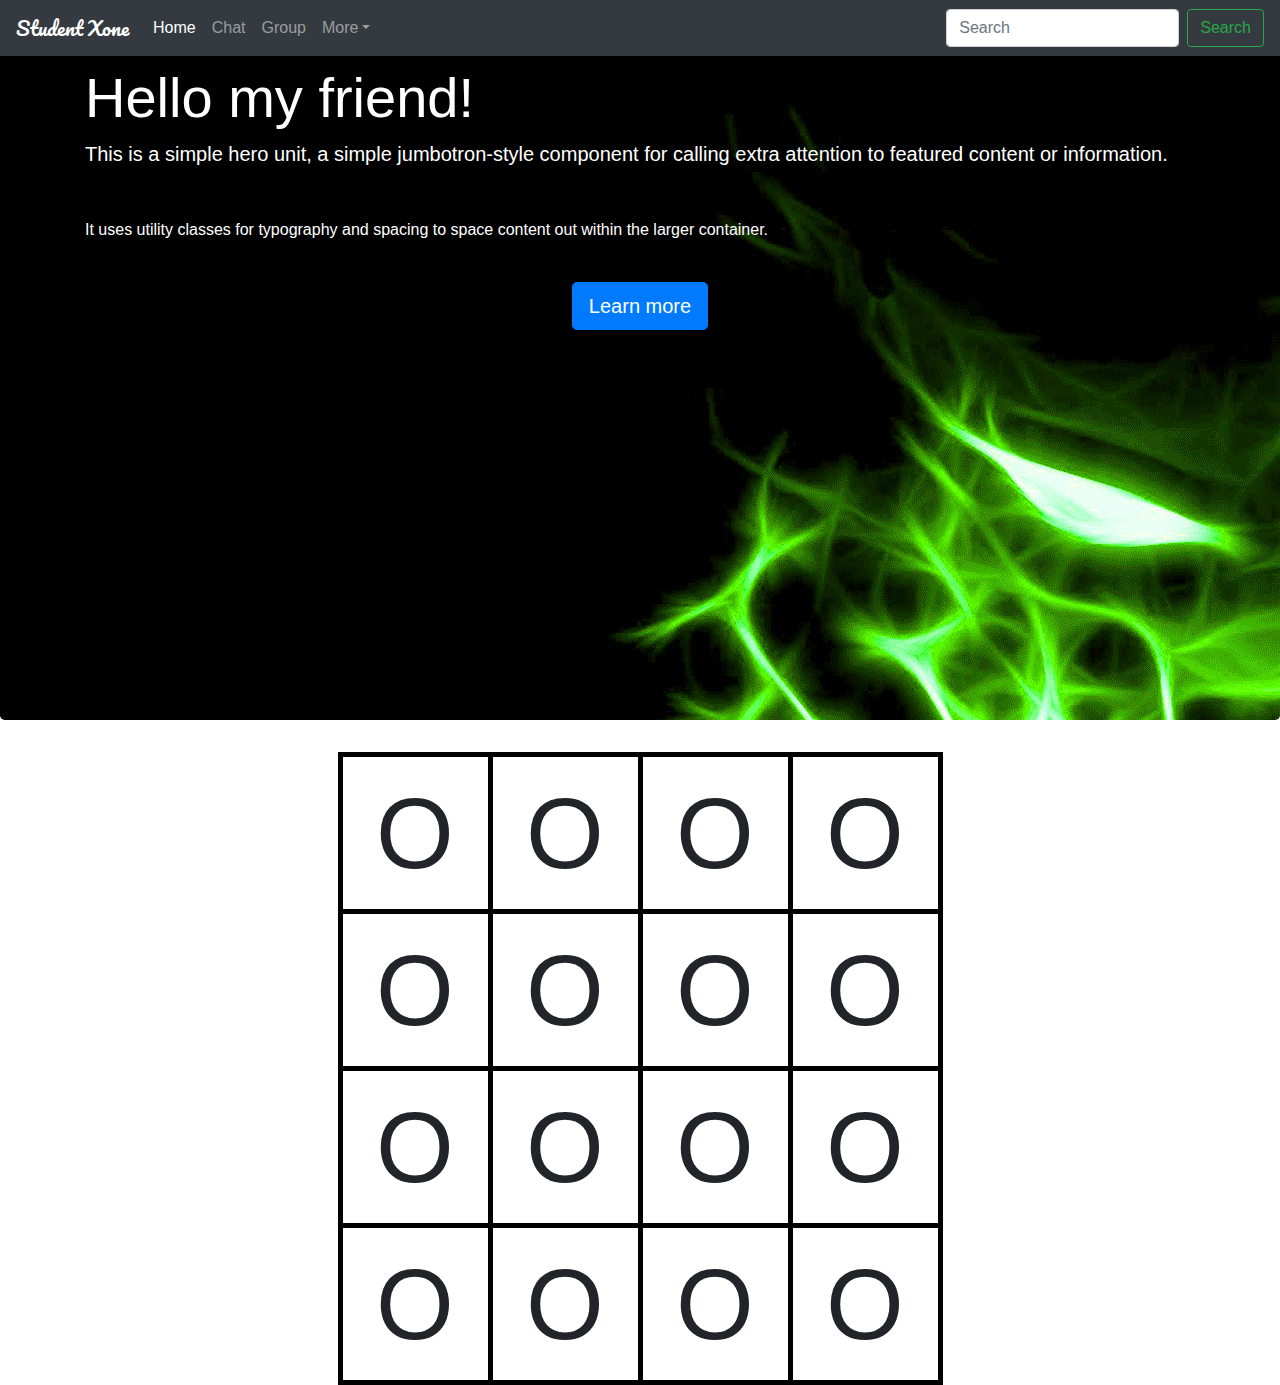
<file: index.html>
<!DOCTYPE html>

<html>

<head>
    <title>Student Zone</title>

    <link rel="stylesheet" href="css/style.css">
    <link rel="stylesheet" href="https://cdn.jsdelivr.net/npm/bootstrap@4.0.0/dist/css/bootstrap.min.css" integrity="sha384-Gn5384xqQ1aoWXA+058RXPxPg6fy4IWvTNh0E263XmFcJlSAwiGgFAW/dAiS6JXm" crossorigin="anonymous">

    <link rel="preconnect" href="https://fonts.googleapis.com">
    <link rel="preconnect" href="https://fonts.gstatic.com" crossorigin>
    <link href="https://fonts.googleapis.com/css2?family=Pacifico&display=swap" rel="stylesheet">

    <script src="https://code.jquery.com/jquery-3.2.1.slim.min.js" integrity="sha384-KJ3o2DKtIkvYIK3UENzmM7KCkRr/rE9/Qpg6aAZGJwFDMVNA/GpGFF93hXpG5KkN" crossorigin="anonymous"></script>
    <script src="https://cdn.jsdelivr.net/npm/popper.js@1.12.9/dist/umd/popper.min.js" integrity="sha384-ApNbgh9B+Y1QKtv3Rn7W3mgPxhU9K/ScQsAP7hUibX39j7fakFPskvXusvfa0b4Q" crossorigin="anonymous"></script>
    <script src="https://cdn.jsdelivr.net/npm/bootstrap@4.0.0/dist/js/bootstrap.min.js" integrity="sha384-JZR6Spejh4U02d8jOt6vLEHfe/JQGiRRSQQxSfFWpi1MquVdAyjUar5+76PVCmYl" crossorigin="anonymous"></script>

</head>

<body>
    <nav class="navbar fixed-top navbar-expand-lg navbar-dark bg-dark">
        <a class="navbar-brand style" href="#">Student Xone</a>
        <button class="navbar-toggler" type="button" data-toggle="collapse" data-target="#navbarSupportedContent" aria-controls="navbarSupportedContent" aria-expanded="false" aria-label="Toggle navigation">
          <span class="navbar-toggler-icon"></span>
        </button>

        <div class="collapse navbar-collapse" id="navbarSupportedContent">
            <ul class="navbar-nav mr-auto">
                <li class="nav-item active">
                    <a class="nav-link" href="#">Home<span class="sr-only">(current)</span></a>
                </li>
                <li class="nav-item">
                    <a class="nav-link" href="#">Chat</a>
                </li>
                <li class="nav-item">
                    <a class="nav-link" href="#">Group</a>
                </li>
                <li class="nav-item dropdown">
                    <a class="nav-link dropdown-toggle" href="#" id="navbarDropdown" role="button" data-toggle="dropdown" aria-haspopup="true" aria-expanded="false">More</a>
                    <div class="dropdown-menu" aria-labelledby="navbarDropdown">
                        <a class="dropdown-item" href="#">Friends</a>
                        <a class="dropdown-item" href="#">Notification</a>
                        <div class="dropdown-divider"></div>
                        <a class="dropdown-item" href="#">Log Out</a>
                    </div>
                </li>
            </ul>
            <form class="form-inline my-2 my-lg-0">
                <input class="form-control mr-sm-2" type="search" placeholder="Search" aria-label="Search">
                <button class="btn btn-outline-success my-2 my-sm-0" type="submit">Search</button>
            </form>
        </div>
    </nav>

    <div class="jumbotron">
        <div class="container text-white">
            <h1 class="display-4">Hello my friend!</h1>
            <p class="lead">This is a simple hero unit, a simple jumbotron-style component for calling extra attention to featured content or information.</p>
            <hr class="my-4">
            <p>It uses utility classes for typography and spacing to space content out within the larger container.</p>
            <br>
            <p class="lead aln">
                <a class="btn btn-primary btn-lg" href="#" role="button">Learn more</a>
            </p>
        </div>
    </div>

    <table align="center">
        <tr>
            <td>O</span>
            </td>
            <td>O</span>
            </td>
            <td>O</span>
            </td>
            <td>O</span>
            </td>
        </tr>

        <tr>
            <td>O</span>
            </td>
            <td>O</span>
            </td>
            <td>O</span>
            </td>
            <td>O</span>
            </td>
        </tr>

        <tr>
            <td>O</span>
            </td>
            <td>O</span>
            </td>
            <td>O</span>
            </td>
            <td>O</span>
            </td>
        </tr>

        <tr>
            <td>O</span>
            </td>
            <td>O</span>
            </td>
            <td>O</span>
            </td>
            <td>O</span>
            </td>
        </tr>
    </table>

    <script src="first.js"></script>
</body>

</html>
</file>
<file: css/style.css>
.backg {
    background: url("image/studentbg1.png");
    background-repeat: no-repeat;
    background-size: auto;
}

.alignm {
    text-align: left;
}

.style {
    font-family: 'Pacifico', cursive;
}

.jumbotron {
    background: url("image/first.gif");
    padding: 5em inherit;
    min-height: 720px;
}

.aln {
    text-align: center;
}

.dot {
    height: 125px;
    width: 125px;
    background-color: #bbb;
    border-radius: 50%;
    display: inline-block;
}

td {
    height: 150px;
    width: 150px;
    text-align: center;
    border: 5px solid black;
    font-size: 100px;
}
</file>
